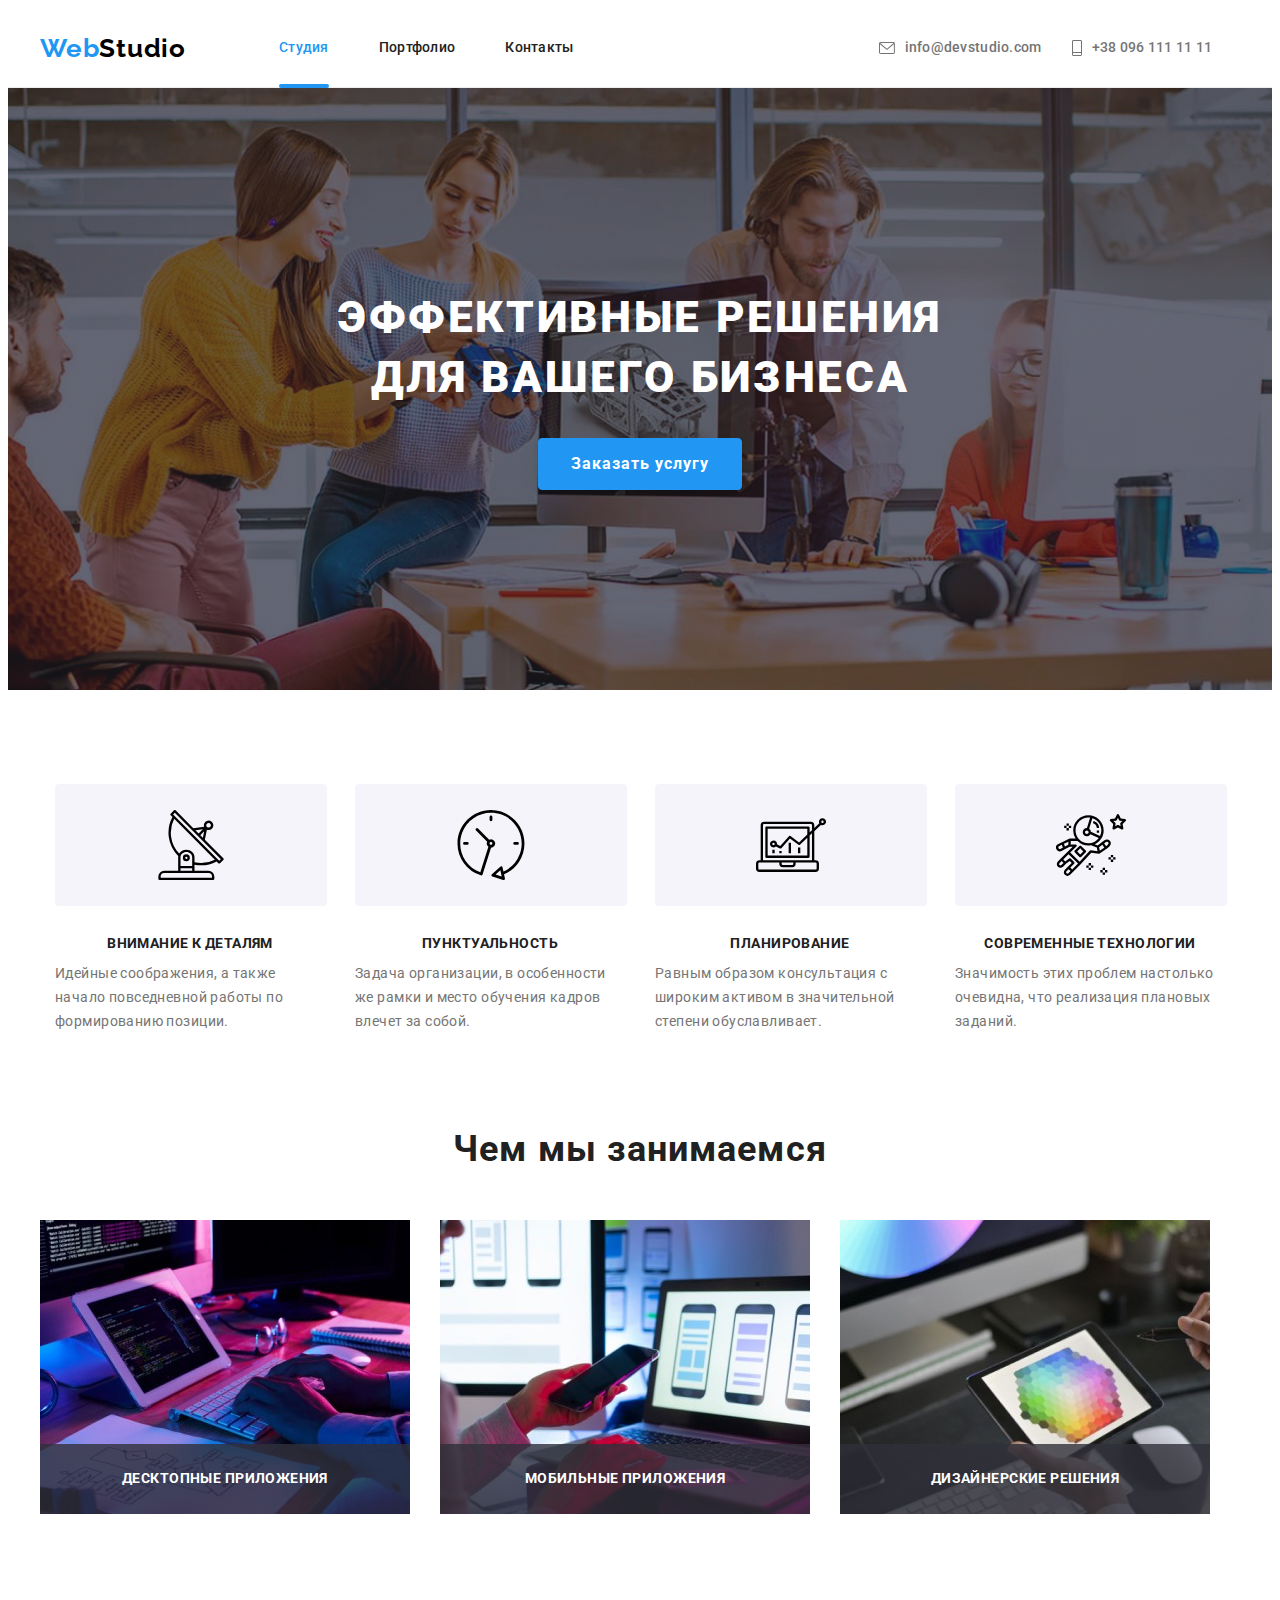
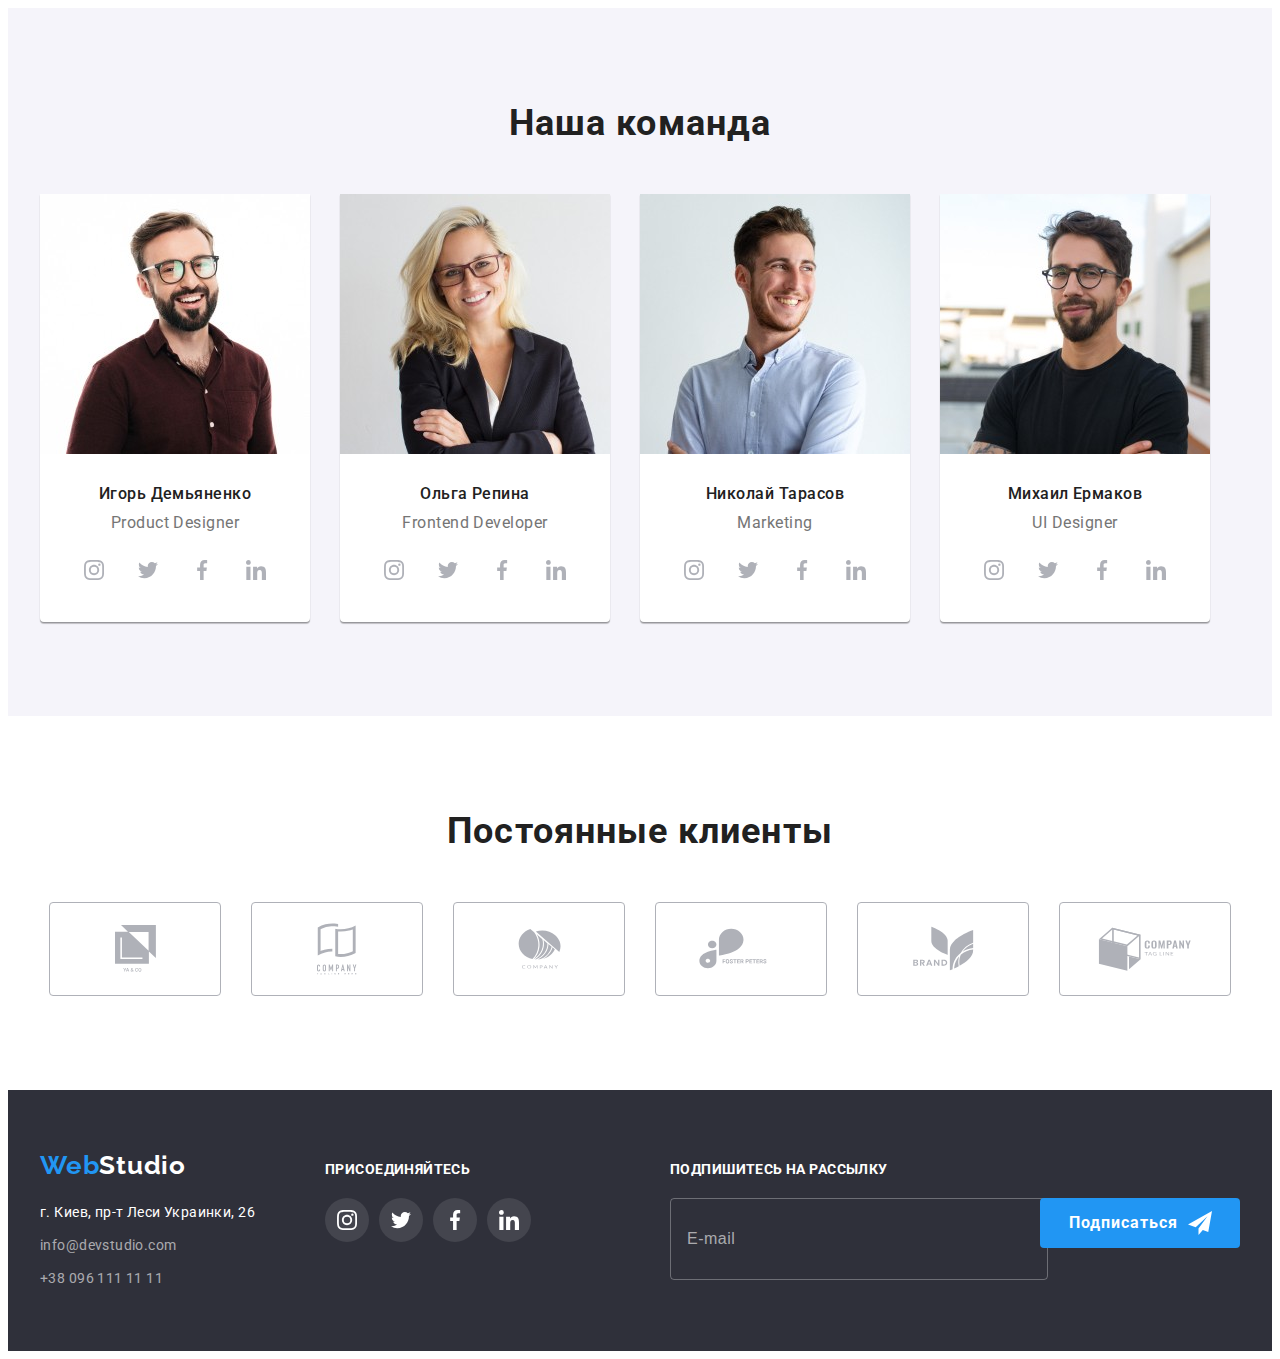
<file: index.html>
<!DOCTYPE html>
<html lang="ru">
	<head>
		<meta charset="UTF-8" />
		<meta http-equiv="X-UA-Compatible" content="IE=edge" />
		<meta name="viewport" content="width=device-width, initial-scale=1.0" />
		<title>Студия</title>

		<!--========== Fonts ========== -->
		<link rel="preconnect" href="https://fonts.googleapis.com" />
		<link rel="preconnect" href="https://fonts.gstatic.com" crossorigin />
		<link
			href="https://fonts.googleapis.com/css2?family=Raleway:wght@700&family=Roboto:wght@400;500;700;900&display=swap"
			rel="stylesheet"
		/>

		<!--========== Normalize styles ========== -->
		<link
			rel="stylesheet"
			href="https://cdnjs.cloudflare.com/ajax/libs/modern-normalize/1.1.0/modern-normalize.min.css"
			integrity="sha512-wpPYUAdjBVSE4KJnH1VR1HeZfpl1ub8YT/NKx4PuQ5NmX2tKuGu6U/JRp5y+Y8XG2tV+wKQpNHVUX03MfMFn9Q=="
			crossorigin="anonymous"
			referrerpolicy="no-referrer"
		/>

		<!--========== Main styles ========== -->
		<link rel="stylesheet" href="./css/main.min.css" />
		<!-- <link rel="stylesheet" href="./css/styles.css" /> -->
	</head>
	<body>
		<!-- Раздел хедер  -->
		<header class="header">
			<div class="container flex ">
				<a class="logo logo-first mobile__logo" href="./index.html">
					<span></span>Web<span class="logo-second">Studio</span></span>
				</a>
				
				<!-- ======= Mobile btn  -->
				<button class="mobile-menu__btn" type="button" data-menu-button>
					<svg class="mobile-menu__icon" width="24" height="16">
						<use class="mobile-menu__open" href="./images/icons.svg#icon-mobile_menu"></use>
						<use class="mobile-menu__close" href="./images/icons.svg#icon-mobile_close"></use>
					</svg>
				</button>
				<!-- End Mobile btn =======  -->

				<!-- ======= Mobile menu  -->
				<div class="mobile-menu" data-menu>
					<ul class="mobile-menu__nav-list list">
						<li class="mobile-menu__nav-item">
							<a href="./index.html" class="mobile-menu__nav-link list current-link">Студия</a>
						</li>
						<li class="mobile-menu__nav-item">
							<a href="./portfolio.html" class="mobile-menu__nav-link list">Портфолио</a>
						</li>
						<li class="mobile-menu__nav-item">
							<a href="" class="mobile-menu__nav-link list">Контакты</a>
						</li>
					</ul>
				
					<ul class="mobile-menu__contact-list list">
						<li class="mobile-menu__contact-item">
							<a href="" class="mobile-menu__contact-link--blue list">+38 096 111 11 11</a>
						</li>
						<li class="mobile-menu__contact-item">
							<a href="" class="mobile-menu__contact-link list">info@devstudio.com</a>
						</li>
					</ul>
				
					<ul class="mobile-menu__social-list list">
						<li class="mobile-menu__social-item">
							<a href="" class="mobile-menu__social-link list">Instagram</a></li>
						<li class="mobile-menu__social-item">
							<a href="" class="mobile-menu__social-link list">Twitter</a></li>
						<li class="mobile-menu__social-item">
							<a href="" class="mobile-menu__social-link list">Facebook</a></li>
						<li class="mobile-menu__social-item">
							<a href="" class="mobile-menu__social-link list">LinkedIn</a></li>
					</ul>
				</div>
				<!-- End Mobile menu =======  -->

				<nav class="nav-header">
					<ul class="nav-flex">
						<li class="header-list list"><a class="nav-link selection current-link" href="./index.html">Студия</a></li>
						<li class="header-list list"><a class="nav-link selection" href="./portfolio.html">Портфолио</a></li>
						<li class="header-list list"><a class="nav-link selection" href="">Контакты</a></li>
					</ul>
				</nav>

				<div>
					<ul class="contact-flex">
						<li class="header-contact list">
							<a class="contact-link selection" href="mailto:info@devstudio.com"><svg class="icon icon-marg" width="16" height="12">
									<use href="./images/icons.svg#icon-envelope"></use>
								</svg>info@devstudio.com
							</a>
						</li>
						<li class="header-contact list">
							<a class="contact-link selection" href="tel:+380961111111"><svg class="icon icon-marg" width="10" height="16">
									<use href="./images/icons.svg#icon-mobile"></use>
								</svg>+38 096 111 11 11</a>
						</li>
					</ul>
				</div>
			</div>
			<div class="only-border"></div>
		</header>

		<!-- Раздел Мейн -->
		<main>
			<!-- Секция герой -->
			<section class="section-hero hero-bg">
				<h1 class="hero-title">Эффективные решения для вашего бизнеса</h1>
				<button class="btn" type="button" data-modal-open>Заказать услугу</button>
			</section>

			<!-- Модальное окно -->
			<div class="backdrop is-hidden" data-modal>
				<div class="modal">
					<button class="modal-close-btn" type="button" data-modal-close>
						<svg class="modal-close-svg" width="11" height="11">
							<use href="./images/icons.svg#icon-close-btn"></use>
						</svg>
					</button>

					<h2 class="title-form">Оставьте свои данные, мы вам перезвоним</h2>
					<form class="total-form" action="javascript:void(0);" method="POST">
						<label for="name" class="label-form">
							<span class="text-form">Имя</span>
						</label>
						<div class="container-item-form">
							<input type="text" name="name" id="name" class="input-form appearance-none" />
							<svg class="icon-form" width="12" height="12">
								<use href="./images/icons.svg#icon-form-name"></use>
							</svg>
						</div>

						<label for="telephone" class="label-form">
							<span class="text-form">Телефон</span>
						</label>
						<div class="container-item-form">
							<input type="tel" name="telephone" id="telephone" class="input-form appearance-none" />
							<svg class="icon-form" width="13" height="13">
								<use href="./images/icons.svg#icon-form-tel"></use>
							</svg>
						</div>

						<label for="emailto" class="label-form">
							<span class="text-form">Почта</span>
						</label>
						<div class="container-item-form">
							<input type="email" name="emailto" id="emailto" class="input-form appearance-none" />
							<svg class="icon-form" width="15" height="12">
								<use href="./images/icons.svg#icon-form-email"></use>
							</svg>
						</div>

						<label for="comments" class="label-form">
							<span class="text-form">Комментарий</span>
						</label>
						<textarea class="textarea-form" name="comments" id="comments" placeholder="Введите текст"></textarea>

						<label class="text-form-checkbox">
							<input type="checkbox" class="input-form-checkbox visually-hidden" />
							<span class="form-checkbox-custom">
								<svg class="form-checkbox-icon" width="11" height="8">
									<use href="./images/icons.svg#icon-form-checkbox"></use>
								</svg>
							</span>
							Соглашаюсь с рассылкой и принимаю
							<span class="text-form-blue">Условия договора</span>
						</label>

						<div class="btn-form-total">
							<button type="submit" class="btn-form">Отправить</button>
						</div>
					</form>
				</div>
			</div>

			<!-- Секция Особенности -->
			<section class="section">
				<div class="container">
					<h2 hidden>Особенности</h2>
					<ul class="peculiarities">
						<li class="peculiarities__list list">
							<a class="peculiarities__item" href="" target="_blank" rel="noopener noreferer">
								<svg class="peculiarities__icon" width="70" height="70">
									<use href="./images/icons.svg#icon-antenna-1"></use>
								</svg>
							</a>
							<h3 class="peculiarities__title">Внимание к деталям</h3>
							<p class="peculiarities__text">
								Идейные соображения, а также начало повседневной работы по формированию позиции.
							</p>
						</li>
						<li class="peculiarities__list list">
							<a class="peculiarities__item" href="" target="_blank" rel="noopener noreferer">
								<svg class="peculiarities__icon" width="70" height="70">
									<use href="./images/icons.svg#icon-clock-1"></use>
								</svg>
							</a>
							<h3 class="peculiarities__title">Пунктуальность</h3>
							<p class="peculiarities__text">
								Задача организации, в особенности же рамки и место обучения кадров влечет за собой.
							</p>
						</li>
						<li class="peculiarities__list list">
							<a class="peculiarities__item" href="" target="_blank" rel="noopener noreferer">
								<svg class="peculiarities__icon" width="70" height="70">
									<use href="./images/icons.svg#icon-diagram-1"></use>
								</svg>
							</a>
							<h3 class="peculiarities__title">Планирование</h3>
							<p class="peculiarities__text">
								Равным образом консультация с широким активом в значительной степени обуславливает.
							</p>
						</li>
						<li class="peculiarities__list list">
							<a class="peculiarities__item" href="" target="_blank" rel="noopener noreferer">
								<svg class="peculiarities__icon" width="70" height="70">
									<use href="./images/icons.svg#icon-astronaut-1"></use>
								</svg>
							</a>
							<h3 class="peculiarities__title">Современные технологии</h3>
							<p class="peculiarities__text">
								Значимость этих проблем настолько очевидна, что реализация плановых заданий.
							</p>
						</li>
					</ul>
				</div>
			</section>

			<!-- Секция Чем мы занимаемся -->
			<section class="section-work">
				<div class="container">
					<h2 class="section__title">Чем мы занимаемся</h2>
					<ul class="work">
						<li class="work__list list">
							<picture>								
								<source
									media="(min-width: 1200px)"
									srcset="./images/work/work-1-lg.jpg 1x, ./images/work/work-1-lg@2x.jpg 2x"
									type="image/jpg"
								/>
								<img src="./images/main/img1-sq.jpg" alt="Десктопные решения" width="370" height="294" />
							</picture>
							
							<div class="work__box">
								<p class="work__text">Десктопные приложения</p>
							</div>
						</li>
						<li class="work__list list">
							<picture>								
								<source
									media="(min-width: 1200px)"
									srcset="./images/work/work-2-lg.jpg 1x, ./images/work/work-2-lg@2x.jpg 2x"
									type="image/jpg"
								/>
								<img src="./images/main/img2-sq.jpg" alt="Мобильные приложения" width="370" height="294" />
							</picture>
							
							<div class="work__box">
								<p class="work__text">Мобильные приложения</p>
							</div>
						</li>
						<li class="work__list list">
							<picture>								
								<source
									media="(min-width: 1200px)"
									srcset="./images/work/work-3-lg.jpg 1x, ./images/work/work-3-lg@2x.jpg 2x"
									type="image/jpg"
								/>
								<img src="./images/main/img3-sq.jpg" alt="Приложения для планшетов" width="370" height="294" />
							</picture>
							
							<div class="work__box">
								<p class="work__text">Дизайнерские решения</p>
							</div>
						</li>
					</ul>
				</div>
			</section>

			<!-- Секция наша команда -->
			<section class="section section-bg">
				<div class="container">
					<h2 class="section__title">Наша команда</h2>
					<ul class="workers">
						<li class="Workers__list list">
							<picture>
								<!-- <source
									media="(min-width: 1200px)"
									srcset="./images/team/img-1_lg.webp 1x, ./images/team/img-1_lg@2x.webp 2x"
									type="image/webp"
								/> -->
								<source
									media="(min-width: 1200px)"
									srcset="./images/team-people/people-1-lg.jpg 1x, ./images/team-people/people-1-lg@2x.jpg 2x"
									type="image/jpg"
								/>

								<!-- tablet screen -->
								<!-- <source
									media="(min-width: 768px)"
									srcset="./images/team/img-1_md.webp 1x, ./images/team/img-1_md@2x.webp 2x"
									type="image/webp"
								/> -->
								<source
									media="(min-width: 768px)"
									srcset="./images/team-people/people-1-md.jpg 1x, ./images/team-people/people-1-md@2x.jpg 2x"
									type="image/jpg"
								/>

								<!-- mobile screen -->
								<!-- <source
									media="(max-width: 767px)"
									srcset="./images/team/img-1_sm.webp 1x, ./images/team/img-1_sm@2x.webp 2x"
									type="image/webp"
								/> -->
								<source
									media="(max-width: 767px)"
									srcset="./images/team-people/people-1-sm.jpg 1x, ./images/team-people/people-1-sm@2x.jpg 2x"
									type="image/jpg"
								/>
								<img src="./images/main/people1-sq.jpg" alt="Игорь Демьяненко" width="450" height="460"/>
							</picture>
							
							<h3 class="workers__name">Игорь Демьяненко</h3>
							<p class="workers__position" lang="en">Product Designer</p>
							<ul class="social-link">
								<li class="social-link__list list">
									<a class="social-link__item" href="" target="_blank" rel="noopener noreferrer" aria-label="instagram">
										<svg class="social-link__icon icon" width="20" height="20">
											<use href="./images/icons.svg#icon-instagram-2"></use>
										</svg>
									</a>
								</li>
								<li class="social-link__list list">
									<a class="social-link__item" href="" target="_blank" rel="noopener noreferer">
										<svg class="social-link__icon icon" width="20" height="20">
											<use href="./images/icons.svg#icon-twitter-1"></use>
										</svg>
									</a>
								</li>
								<li class="social-link__list list">
									<a class="social-link__item" href="" target="_blank" rel="noopener noreferer">
										<svg class="social-link__icon icon" width="20" height="20">
											<use href="./images/icons.svg#icon-facebook-1"></use>
										</svg>
									</a>
								</li>
								<li class="social-link__list list">
									<a class="social-link__item" href="" target="_blank" rel="noopener noreferer">
										<svg class="social-link__icon icon" width="20" height="20">
											<use href="./images/icons.svg#icon-linkedin-1"></use>
										</svg>
									</a>
								</li>
							</ul>
						</li>
						<li class="Workers__list list">
							<picture>								
								<source
									media="(min-width: 1200px)"
									srcset="./images/team-people/people-2-lg.jpg 1x, ./images/team-people/people-2-lg@2x.jpg 2x"
									type="image/jpg"
								/>

								<!-- tablet screen -->								
								<source
									media="(min-width: 768px)"
									srcset="./images/team-people/people-2-md.jpg 1x, ./images/team-people/people-2-md@2x.jpg 2x"
									type="image/jpg"
								/>

								<!-- mobile screen -->
								<source
									media="(max-width: 767px)"
									srcset="./images/team-people/people-2-sm.jpg 1x, ./images/team-people/people-2-sm@2x.jpg 2x"
									type="image/jpg"
								/>
								<img src="./images/main/people2-sq.jpg" alt="Ольга Репина" width="450" height="460"/>
							</picture>
							
							<h3 class="workers__name">Ольга Репина</h3>
							<p class="workers__position" lang="en">Frontend Developer</p>
							<ul class="social-link">
								<li class="social-link__list list">
									<a class="social-link__item" href="" target="_blank" rel="noopener noreferrer" aria-label="instagram">
										<svg class="social-link__icon icon" width="20" height="20">
											<use href="./images/icons.svg#icon-instagram-2"></use>
										</svg>
									</a>
								</li>
								<li class="social-link__list list">
									<a class="social-link__item" href="" target="_blank" rel="noopener noreferer">
										<svg class="social-link__icon icon" width="20" height="20">
											<use href="./images/icons.svg#icon-twitter-1"></use>
										</svg>
									</a>
								</li>
								<li class="social-link__list list">
									<a class="social-link__item" href="" target="_blank" rel="noopener noreferer">
										<svg class="social-link__icon icon" width="20" height="20">
											<use href="./images/icons.svg#icon-facebook-1"></use>
										</svg>
									</a>
								</li>
								<li class="social-link__list list">
									<a class="social-link__item" href="" target="_blank" rel="noopener noreferer">
										<svg class="social-link__icon icon" width="20" height="20">
											<use href="./images/icons.svg#icon-linkedin-1"></use>
										</svg>
									</a>
								</li>
							</ul>
						</li>
						<li class="Workers__list list">
							<picture>								
								<source
									media="(min-width: 1200px)"
									srcset="./images/team-people/people-3-lg.jpg 1x, ./images/team-people/people-3-lg@2x.jpg 2x"
									type="image/jpg"
								/>

								<!-- tablet screen -->								
								<source
									media="(min-width: 768px)"
									srcset="./images/team-people/people-3-md.jpg 1x, ./images/team-people/people-3-md@2x.jpg 2x"
									type="image/jpg"
								/>

								<!-- mobile screen -->
								<source
									media="(max-width: 767px)"
									srcset="./images/team-people/people-3-sm.jpg 1x, ./images/team-people/people-3-sm@2x.jpg 2x"
									type="image/jpg"
								/>
								<img src="./images/main/people3-sq.jpg" alt="Николай Тарасов" width="450" height="460" />
							</picture>
							
							<h3 class="workers__name">Николай Тарасов</h3>
							<p class="workers__position" lang="en">Marketing</p>
							<ul class="social-link">
								<li class="social-link__list list">
									<a class="social-link__item" href="" target="_blank" rel="noopener noreferrer" aria-label="instagram">
										<svg class="social-link__icon icon" width="20" height="20">
											<use href="./images/icons.svg#icon-instagram-2"></use>
										</svg>
									</a>
								</li>
								<li class="social-link__list list">
									<a class="social-link__item" href="" target="_blank" rel="noopener noreferer">
										<svg class="social-link__icon icon" width="20" height="20">
											<use href="./images/icons.svg#icon-twitter-1"></use>
										</svg>
									</a>
								</li>
								<li class="social-link__list list">
									<a class="social-link__item" href="" target="_blank" rel="noopener noreferer">
										<svg class="social-link__icon icon" width="20" height="20">
											<use href="./images/icons.svg#icon-facebook-1"></use>
										</svg>
									</a>
								</li>
								<li class="social-link__list list">
									<a class="social-link__item" href="" target="_blank" rel="noopener noreferer">
										<svg class="social-link__icon icon" width="20" height="20">
											<use href="./images/icons.svg#icon-linkedin-1"></use>
										</svg>
									</a>
								</li>
							</ul>
						</li>
						<li class="Workers__list list">
							<picture>								
								<source
									media="(min-width: 1200px)"
									srcset="./images/team-people/people-4-lg.jpg 1x, ./images/team-people/people-4-lg@2x.jpg 2x"
									type="image/jpg"
								/>

								<!-- tablet screen -->								
								<source
									media="(min-width: 768px)"
									srcset="./images/team-people/people-4-md.jpg 1x, ./images/team-people/people-4-md@2x.jpg 2x"
									type="image/jpg"
								/>

								<!-- mobile screen -->
								<source
									media="(max-width: 767px)"
									srcset="./images/team-people/people-4-sm.jpg 1x, ./images/team-people/people-4-sm@2x.jpg 2x"
									type="image/jpg"
								/>
								<img src="./images/main/people4-sq.jpg" alt="Михаил Ермаков" width="450" height="460"/>
							</picture>
							
							<h3 class="workers__name">Михаил Ермаков</h3>
							<p class="workers__position" lang="en">UI Designer</p>
							<ul class="social-link">
								<li class="social-link__list list">
									<a class="social-link__item" href="" target="_blank" rel="noopener noreferrer" aria-label="instagram">
										<svg class="social-link__icon icon" width="20" height="20">
											<use href="./images/icons.svg#icon-instagram-2"></use>
										</svg>
									</a>
								</li>
								<li class="social-link__list list">
									<a class="social-link__item" href="" target="_blank" rel="noopener noreferer">
										<svg class="social-link__icon icon" width="20" height="20">
											<use href="./images/icons.svg#icon-twitter-1"></use>
										</svg>
									</a>
								</li>
								<li class="social-link__list list">
									<a class="social-link__item" href="" target="_blank" rel="noopener noreferer">
										<svg class="social-link__icon icon" width="20" height="20">
											<use href="./images/icons.svg#icon-facebook-1"></use>
										</svg>
									</a>
								</li>
								<li class="social-link__list list">
									<a class="social-link__item" href="" target="_blank" rel="noopener noreferer">
										<svg class="social-link__icon icon" width="20" height="20">
											<use href="./images/icons.svg#icon-linkedin-1"></use>
										</svg>
									</a>
								</li>
							</ul>
						</li>
					</ul>
				</div>
			</section>

			<!-- Секция постоянные клиенты -->
			<section class="section">
				<div class="container">
					<h2 class="section__title">Постоянные клиенты</h2>
					<ul class="clients">
						<li class="clients__list list">
							<a class="clients__item" href="" target="_blank" rel="noopener noreferrer" aria-label="instagram">
								<svg class="icon" width="41" height="47">
									<use href="./images/icons.svg#icon-yaco"></use>
								</svg>
							</a>
						</li>
						<li class="clients__list list">
							<a class="clients__item" href="" target="_blank" rel="noopener noreferer">
								<svg class="icon" width="40" height="52">
									<use href="./images/icons.svg#icon-company"></use>
								</svg>
							</a>
						</li>
						<li class="clients__list list">
							<a class="clients__item" href="" target="_blank" rel="noopener noreferer">
								<svg class="icon" width="43" height="41">
									<use href="./images/icons.svg#icon-company2"></use>
								</svg>
							</a>
						</li>
						<li class="clients__list list">
							<a class="clients__item" href="" target="_blank" rel="noopener noreferer">
								<svg class="icon" width="84" height="41">
									<use href="./images/icons.svg#icon-foster-peters"></use>
								</svg>
							</a>
						</li>
						<li class="clients__list list">
							<a class="clients__item" href="" target="_blank" rel="noopener noreferer">
								<svg class="icon" width="63" height="45">
									<use href="./images/icons.svg#icon-brand"></use>
								</svg>
							</a>
						</li>
						<li class="clients__list list">
							<a class="clients__item" href="" target="_blank" rel="noopener noreferer">
								<svg class="icon" width="94" height="44">
									<use href="./images/icons.svg#icon-tag-line"></use>
								</svg>
							</a>
						</li>
					</ul>
				</div>
			</section>
		</main>

		<!-- Секция футер -->
		<footer class="footer-bg section-footer">
			<div class="container container-footer ">
				<div class="container-footer1">
					<a class="logo-footer logo-first" href="./index.html">
					<span></span>Web<span class="logo-second-white">Studio</span></span>
					</a>
					<address class="footer-address">
					<a class="adress" href="https://goo.gl/maps/JaR8wPoVLPzRB4Zz6" target="_blank" rel="noopener noreferrer">
						г. Киев, пр-т Леси Украинки, 26
					</a>
					</address>
					<div>
						<ul class="footer-list">
							<li class="list">
								<a class="footer-contact-link selection" href="mailto:info@devstudio.com">info@devstudio.com</a>
							</li>
							<li class="list">
								<a class="footer-contact-link selection" href="tel:+380961111111">+38 096 111 11 11</a>
							</li>
						</ul>
					</div>
				</div>

		<!-- Секция футер-2 -->
				<div class="container-footer2">
					<p class="footer-title">присоединяйтесь</p>
					<ul class="social-link">
						<li class="social-link__list list-footer list">
							<a class="item-footer" href="" target="_blank" rel="noopener noreferrer" aria-label="instagram">
								<svg class="icon-footer" width="20" height="20">
									<use href="./images/icons.svg#icon-instagram-2"></use>
								</svg>
							</a>
						</li>
						<li class="social-link__list list-footer list">
							<a class="item-footer" href="" target="_blank" rel="noopener noreferer">
								<svg class="icon-footer" width="20" height="20">
									<use href="./images/icons.svg#icon-twitter-1"></use>
								</svg>
							</a>
						</li>
						<li class="social-link__list list-footer list">
							<a class="item-footer" href="" target="_blank" rel="noopener noreferer">
								<svg class="icon-footer" width="20" height="20">
									<use href="./images/icons.svg#icon-facebook-1"></use>
								</svg>
							</a>
						</li>
						<li class="social-link__list list-footer list">
							<a class="item-footer" href="" target="_blank" rel="noopener noreferer">
								<svg class="icon-footer" width="20" height="20">
									<use href="./images/icons.svg#icon-linkedin-1"></use>
								</svg>
							</a>
						</li>
					</ul>
				</div>

		<!-- Секция футер-3 -->
				<div class="container-footer3">
					<p class="footer-title">Подпишитесь на рассылку</p>
					<form class="container-footer-form" action="javascript:void(0);" method="POST">
						<label class="footer-label-form">
							<input type="text" class="footer-form" placeholder="E-mail">
						</label>
						
						<button class="footer-btn-form" type="submit">
							Подписаться
							<svg class="icon-footer-telegram" width="24" height="24">
								<use href="./images/icons.svg#icon-form-footer-btn"></use>
							</svg>
					</button>
					</form>
				</div>
			</div>
		</footer>
		<script src="./js/modal.js"></script>
		<script src="./js/menu.js"></script>
	</body>
</html>
</file>
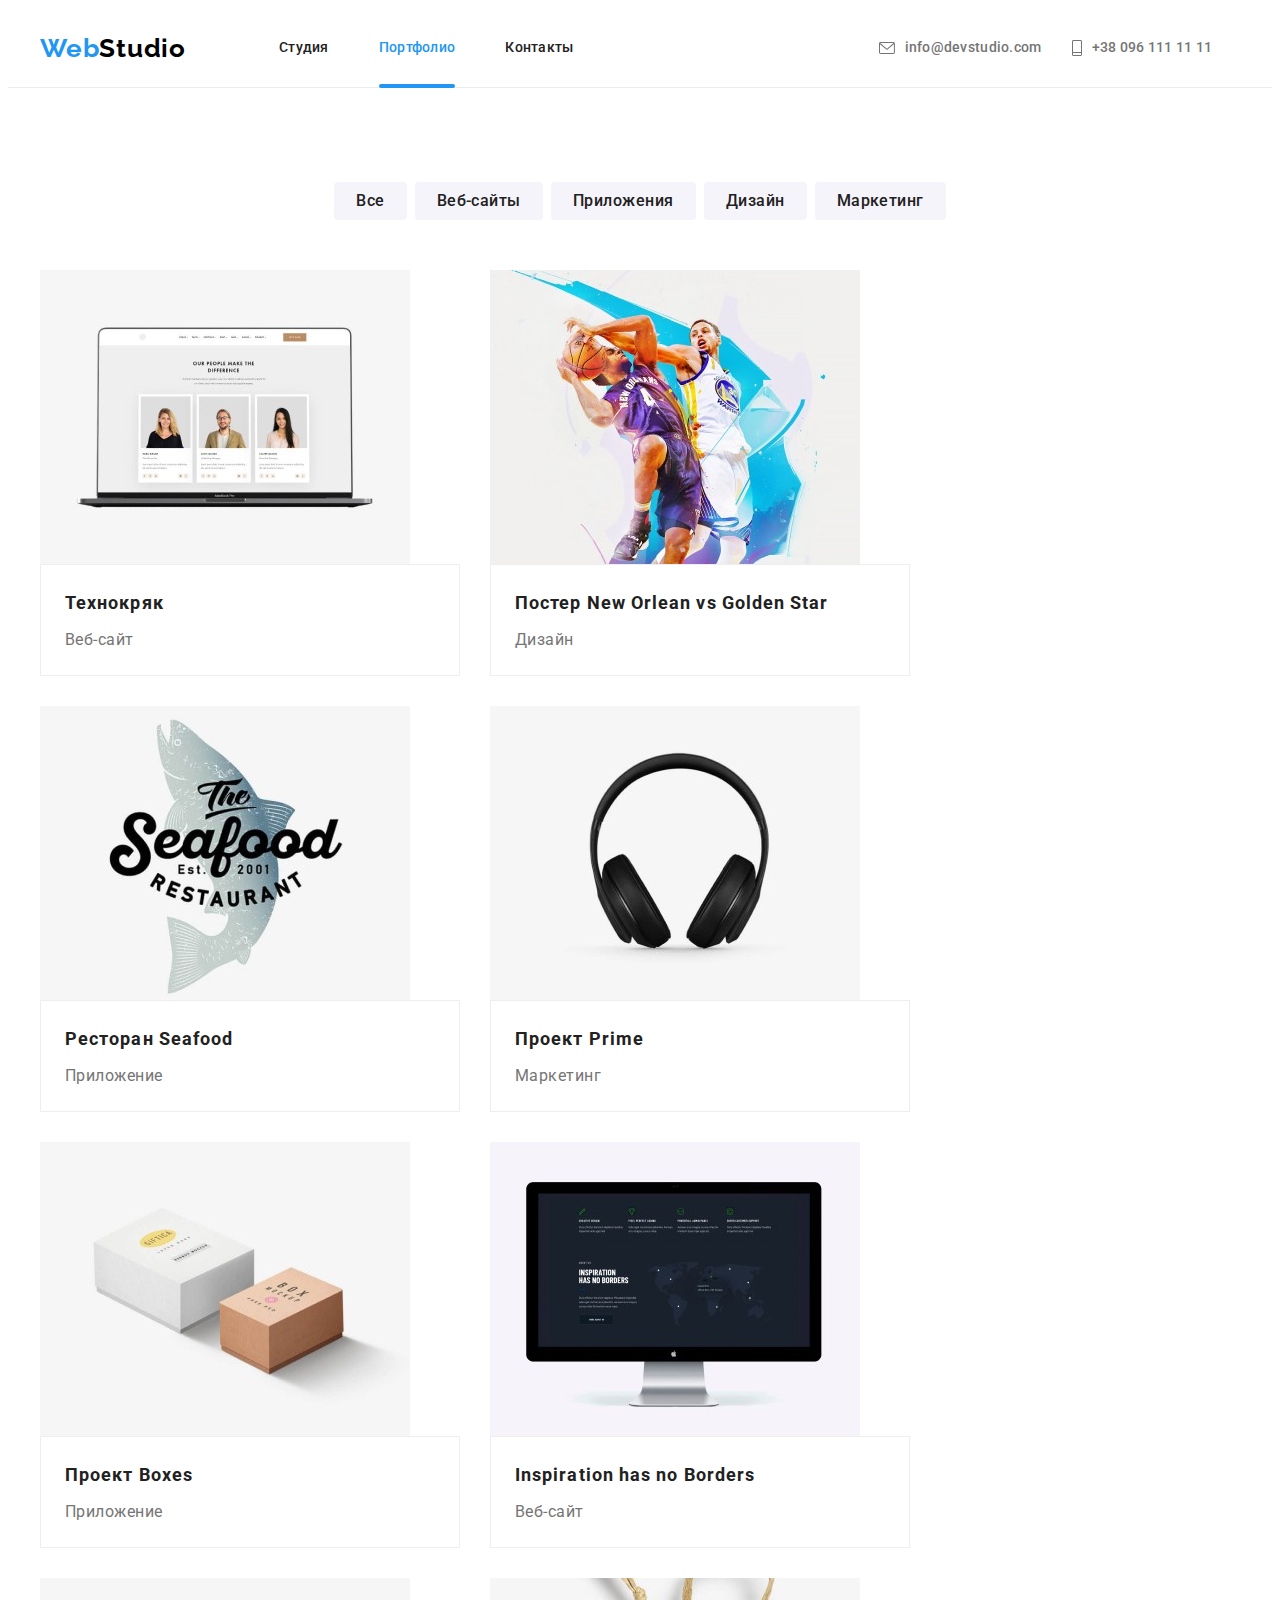
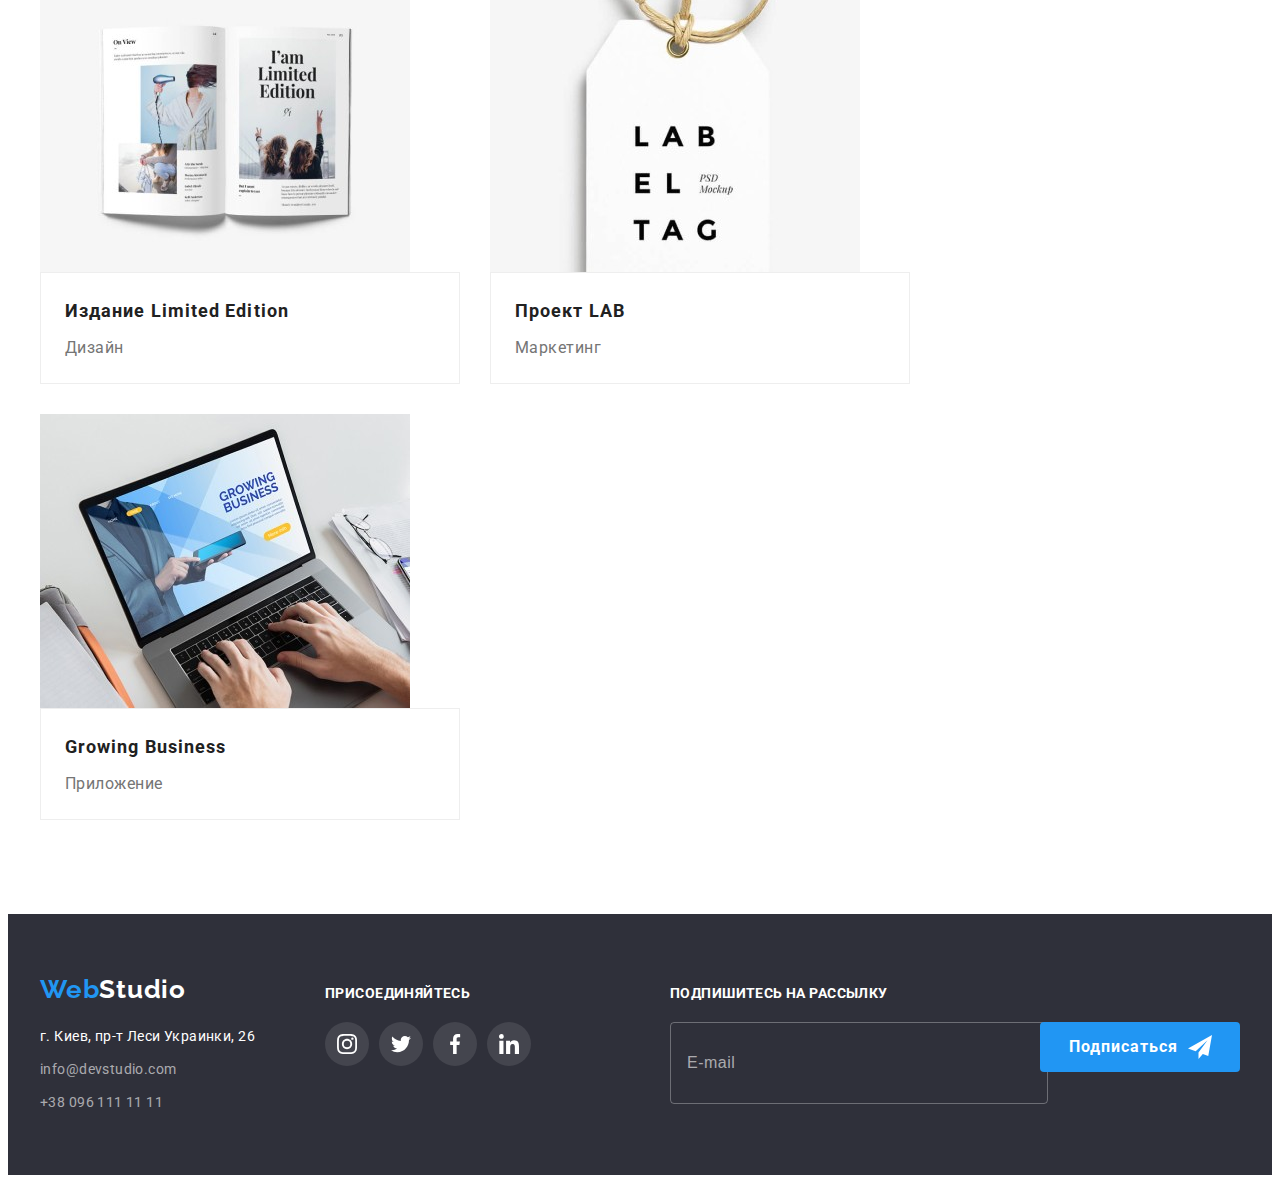
<file: portfolio.html>
<!DOCTYPE html>
<html lang="ru">
	<head>
		<meta charset="UTF-8" />
		<meta http-equiv="X-UA-Compatible" content="IE=edge" />
		<meta name="viewport" content="width=device-width, initial-scale=1.0" />
		<title>Студия</title>

		<!--========== Fonts ========== -->
		<link rel="preconnect" href="https://fonts.googleapis.com" />
		<link rel="preconnect" href="https://fonts.gstatic.com" crossorigin />
		<link
			href="https://fonts.googleapis.com/css2?family=Raleway:wght@700&family=Roboto:wght@400;500;700;900&display=swap"
			rel="stylesheet"
		/>

		<!--========== Normalize styles ========== -->
		<link 
			rel="stylesheet" 
			href="https://cdnjs.cloudflare.com/ajax/libs/modern-normalize/1.1.0/modern-normalize.min.css" 
			integrity="sha512-wpPYUAdjBVSE4KJnH1VR1HeZfpl1ub8YT/NKx4PuQ5NmX2tKuGu6U/JRp5y+Y8XG2tV+wKQpNHVUX03MfMFn9Q==" 
			crossorigin="anonymous" 
			referrerpolicy="no-referrer" 
		/>
				
		<!--========== Main styles ========== -->
		<link rel="stylesheet" href="./css/main.min.css" />
		<!-- <link rel="stylesheet" href="./css/styles.css" /> -->
		</head>
	<body>
		<!-- Раздел хедер -->
		<header class="header">
			<div class="container flex ">
				<a class="logo logo-first mobile__logo" href="./index.html">
					<span></span>Web<span class="logo-second">Studio</span></span>
				</a>
				
				<!-- ======= Mobile btn  -->
				<button class="mobile-menu__btn" type="button" data-menu-button>
					<svg class="mobile-menu__icon" width="24" height="16">
						<use class="mobile-menu__open" href="./images/icons.svg#icon-mobile_menu"></use>
						<use class="mobile-menu__close" href="./images/icons.svg#icon-mobile_close"></use>
					</svg>
				</button>
				<!-- End Mobile btn =======  -->

				<!-- ======= Mobile menu  -->
				<div class="mobile-menu" data-menu>
					<ul class="mobile-menu__nav-list list">
						<li class="mobile-menu__nav-item">
							<a href="./index.html" class="mobile-menu__nav-link list ">Студия</a>
						</li>
						<li class="mobile-menu__nav-item">
							<a href="./portfolio.html" class="mobile-menu__nav-link list current-link">Портфолио</a>
						</li>
						<li class="mobile-menu__nav-item">
							<a href="" class="mobile-menu__nav-link list">Контакты</a>
						</li>
					</ul>
				
					<ul class="mobile-menu__contact-list list">
						<li class="mobile-menu__contact-item">
							<a href="" class="mobile-menu__contact-link--blue list">+38 096 111 11 11</a>
						</li>
						<li class="mobile-menu__contact-item">
							<a href="" class="mobile-menu__contact-link list">info@devstudio.com</a>
						</li>
					</ul>
				
					<ul class="mobile-menu__social-list list">
						<li class="mobile-menu__social-item">
							<a href="" class="mobile-menu__social-link list">Instagram</a></li>
						<li class="mobile-menu__social-item">
							<a href="" class="mobile-menu__social-link list">Twitter</a></li>
						<li class="mobile-menu__social-item">
							<a href="" class="mobile-menu__social-link list">Facebook</a></li>
						<li class="mobile-menu__social-item">
							<a href="" class="mobile-menu__social-link list">LinkedIn</a></li>
					</ul>
				</div>
				<!-- End Mobile menu =======  -->

				<nav class="nav-header">
					<ul class="nav-flex">
						<li class="header-list list"><a class="nav-link selection" href="./index.html">Студия</a></li>
						<li class="header-list list"><a class="nav-link selection current-link" href="./portfolio.html">Портфолио</a></li>
						<li class="header-list list"><a class="nav-link selection" href="">Контакты</a></li>
					</ul>
				</nav>

				<div>
					<ul class="contact-flex">
						<li class="header-contact list">
							<a class="contact-link selection" href="mailto:info@devstudio.com"><svg class="icon icon-marg" width="16" height="12">
									<use href="./images/icons.svg#icon-envelope"></use>
								</svg>info@devstudio.com
								
							</a>
						</li>
						<li class="header-contact list">
							<a class="contact-link selection" href="tel:+380961111111"><svg class="icon icon-marg" width="10" height="16">
									<use href="./images/icons.svg#icon-mobile"></use>
								</svg>+38 096 111 11 11</a>
						</li>
					</ul>
				</div>
			</div>
			<div class="only-border"></div>
		</header>


		<!-- Раздел Мейн -->
		<main>
			<!-- Секция Фильтр -->
			<section class="section">
				<h1 hidden>Фильтр примеров работ</h1>
				<ul class="container container-filter">
					<li class="list"><button class="btn-filter" type="button">Все</button></li>
					<li class="list"><button class="btn-filter" type="button">Веб-сайты</button></li>
					<li class="list"><button class="btn-filter" type="button">Приложения</button></li>
					<li class="list"><button class="btn-filter btn-filter--marg" type="button">Дизайн</button></li>
					<li class="list"><button class="btn-filter btn-filter--marg" type="button">Маркетинг</button></li>
				</ul>
				<!-- Portfolio -->
				<ul class="container container-portfolio">
					<li  class="list">
						<div class="portfolio-overlay">
							<picture>								
								<source
									media="(min-width: 1200px)"
									srcset="./images/portfolio/portfolio-1-lg.jpg 1x, ./images/portfolio/portfolio-1-lg@2x.jpg 2x"
									type="image/jpg"
								/>

								<!-- tablet screen -->								
								<source
									media="(min-width: 768px)"
									srcset="./images/portfolio/portfolio-1-md.jpg 1x, ./images/portfolio/portfolio-1-md@2x.jpg 2x"
									type="image/jpg"
								/>

								<!-- mobile screen -->
								<source
									media="(max-width: 767px)"
									srcset="./images/portfolio/portfolio-1-sm.jpg 1x, ./images/portfolio/portfolio-1-sm@2x.jpg 2x"
									type="image/jpg"
								/>
								<img class="portfolio__img" src="./images/portfolio/project-1-sq.jpg" alt="Пример работы: Технокряк" width="450" height="294" />
							</picture>
							
							<p class="portfolio-text">Ресурс предлагает комплексные предложения с разным уровнем функционала и сервисов. Все это позволит посетителю получить исчерпывающие сведения о компании или частном лице.
							</p>
						</div>
						<div class="portfolio-titles">
							<h3 class="title-portfolio">Технокряк</h3>
							<p class="name-portfolio">Веб-сайт</p>
						</div>
					</li>
					<li  class="list">
						<div class="portfolio-overlay">
							<picture>								
								<source
									media="(min-width: 1200px)"
									srcset="./images/portfolio/portfolio-2-lg.jpg 1x, ./images/portfolio/portfolio-2-lg@2x.jpg 2x"
									type="image/jpg"
								/>

								<!-- tablet screen -->								
								<source
									media="(min-width: 768px)"
									srcset="./images/portfolio/portfolio-2-md.jpg 1x, ./images/portfolio/portfolio-2-md@2x.jpg 2x"
									type="image/jpg"
								/>

								<!-- mobile screen -->
								<source
									media="(max-width: 767px)"
									srcset="./images/portfolio/portfolio-2-sm.jpg 1x, ./images/portfolio/portfolio-2-sm@2x.jpg 2x"
									type="image/jpg"
								/>
								<img		
									class="portfolio__img" 
									src="./images/portfolio/project-2-sq.jpg"
									alt="Пример работы: Постер New Orlean vs Golden Star"
									width="450"
									height="294"
								/>
							</picture>
							
							<p class="portfolio-text">Ресурс предлагает комплексные предложения с разным уровнем функционала и сервисов. Все это позволит посетителю получить исчерпывающие сведения о компании или частном лице.
							</p>
						</div>
						
						<div class="portfolio-titles">
							<h3 class="title-portfolio">Постер New Orlean vs Golden Star</h3>
							<p class="name-portfolio">Дизайн</p>	
						</div>
					</li>
					<li  class="list">
						<div class="portfolio-overlay">
							<picture>								
								<source
									media="(min-width: 1200px)"
									srcset="./images/portfolio/portfolio-3-lg.jpg 1x, ./images/portfolio/portfolio-3-lg@2x.jpg 2x"
									type="image/jpg"
								/>

								<!-- tablet screen -->								
								<source
									media="(min-width: 768px)"
									srcset="./images/portfolio/portfolio-3-md.jpg 1x, ./images/portfolio/portfolio-3-md@2x.jpg 2x"
									type="image/jpg"
								/>

								<!-- mobile screen -->
								<source
									media="(max-width: 767px)"
									srcset="./images/portfolio/portfolio-3-sm.jpg 1x, ./images/portfolio/portfolio-3-sm@2x.jpg 2x"
									type="image/jpg"
								/>
								<img
									class="portfolio__img" 
									src="./images/portfolio/project-3-sq.jpg"
									alt="Пример работы: Ресторан Seafood"
									width="450"
									height="294"
								/>
							</picture>
							
							<p class="portfolio-text">Ресурс предлагает комплексные предложения с разным уровнем функционала и сервисов. Все это позволит посетителю получить исчерпывающие сведения о компании или частном лице.
							</p>
						</div>
						<div class="portfolio-titles">
							<h3 class="title-portfolio">Ресторан Seafood</h3>
							<p class="name-portfolio">Приложение</p>
						</div>
					</li>
					<li  class="list">
						<div class="portfolio-overlay">
							<picture>								
								<source
									media="(min-width: 1200px)"
									srcset="./images/portfolio/portfolio-4-lg.jpg 1x, ./images/portfolio/portfolio-4-lg@2x.jpg 2x"
									type="image/jpg"
								/>

								<!-- tablet screen -->								
								<source
									media="(min-width: 768px)"
									srcset="./images/portfolio/portfolio-4-md.jpg 1x, ./images/portfolio/portfolio-4-md@2x.jpg 2x"
									type="image/jpg"
								/>

								<!-- mobile screen -->
								<source
									media="(max-width: 767px)"
									srcset="./images/portfolio/portfolio-4-sm.jpg 1x, ./images/portfolio/portfolio-4-sm@2x.jpg 2x"
									type="image/jpg"
								/>
								<img class="portfolio__img" src="./images/portfolio/project-4-sq.jpg" alt="Пример работы: Проект Prime" width="450" height="294" />
							</picture>
							
							<p class="portfolio-text">Ресурс предлагает комплексные предложения с разным уровнем функционала и сервисов. Все это позволит посетителю получить исчерпывающие сведения о компании или частном лице.
							</p>
						</div>
						<div class="portfolio-titles">
							<h3 class="title-portfolio">Проект Prime</h3>
							<p class="name-portfolio">Маркетинг</p>
						</div>
					</li>
					<li  class="list">
						<div class="portfolio-overlay">
							<picture>								
								<source
									media="(min-width: 1200px)"
									srcset="./images/portfolio/portfolio-5-lg.jpg 1x, ./images/portfolio/portfolio-5-lg@2x.jpg 2x"
									type="image/jpg"
								/>

								<!-- tablet screen -->								
								<source
									media="(min-width: 768px)"
									srcset="./images/portfolio/portfolio-5-md.jpg 1x, ./images/portfolio/portfolio-5-md@2x.jpg 2x"
									type="image/jpg"
								/>

								<!-- mobile screen -->
								<source
									media="(max-width: 767px)"
									srcset="./images/portfolio/portfolio-5-sm.jpg 1x, ./images/portfolio/portfolio-5-sm@2x.jpg 2x"
									type="image/jpg"
								/>
								<img class="portfolio__img" src="./images/portfolio/project-5-sq.jpg" alt="Пример работы: Проект Boxes" width="450" height="294" />
							</picture>
							
							<p class="portfolio-text">Ресурс предлагает комплексные предложения с разным уровнем функционала и сервисов. Все это позволит посетителю получить исчерпывающие сведения о компании или частном лице.
							</p>
						</div>
						
						<div class="portfolio-titles">
							<h3 class="title-portfolio">Проект Boxes</h3>
							<p class="name-portfolio">Приложение</p>
						</div>
					</li>
					<li  class="list">
						<div class="portfolio-overlay">
							<picture>								
								<source
									media="(min-width: 1200px)"
									srcset="./images/portfolio/portfolio-6-lg.jpg 1x, ./images/portfolio/portfolio-6-lg@2x.jpg 2x"
									type="image/jpg"
								/>

								<!-- tablet screen -->								
								<source
									media="(min-width: 768px)"
									srcset="./images/portfolio/portfolio-6-md.jpg 1x, ./images/portfolio/portfolio-6-md@2x.jpg 2x"
									type="image/jpg"
								/>

								<!-- mobile screen -->
								<source
									media="(max-width: 767px)"
									srcset="./images/portfolio/portfolio-6-sm.jpg 1x, ./images/portfolio/portfolio-6-sm@2x.jpg 2x"
									type="image/jpg"
								/>
								<img
									class="portfolio__img" 
									src="./images/portfolio/project-6-sq.jpg"
									alt="Пример работы: Inspiration has no Borders"
									width="450"
									height="294"
								/>
							</picture>
							
							<p class="portfolio-text">Ресурс предлагает комплексные предложения с разным уровнем функционала и сервисов. Все это позволит посетителю получить исчерпывающие сведения о компании или частном лице.
							</p>
						</div>
						
						<div class="portfolio-titles">
							<h3 class="title-portfolio" lang="en">Inspiration has no Borders</h3>
							<p class="name-portfolio">Веб-сайт</p>
						</div>
					</li>
					<li  class="list">
						<div class="portfolio-overlay">
							<picture>								
								<source
									media="(min-width: 1200px)"
									srcset="./images/portfolio/portfolio-7-lg.jpg 1x, ./images/portfolio/portfolio-7-lg@2x.jpg 2x"
									type="image/jpg"
								/>

								<!-- tablet screen -->								
								<source
									media="(min-width: 768px)"
									srcset="./images/portfolio/portfolio-7-md.jpg 1x, ./images/portfolio/portfolio-7-md@2x.jpg 2x"
									type="image/jpg"
								/>

								<!-- mobile screen -->
								<source
									media="(max-width: 767px)"
									srcset="./images/portfolio/portfolio-7-sm.jpg 1x, ./images/portfolio/portfolio-7-sm@2x.jpg 2x"
									type="image/jpg"
								/>
								<img
									class="portfolio__img" 
									src="./images/portfolio/project-7-sq.jpg"
									alt="Пример работы: Издание Limited Edition"
									width="450"
									height="294"
								/>
							</picture>
							
							<p class="portfolio-text">Ресурс предлагает комплексные предложения с разным уровнем функционала и сервисов. Все это позволит посетителю получить исчерпывающие сведения о компании или частном лице.
							</p>
						</div>
						<div class="portfolio-titles">
							<h3 class="title-portfolio">Издание Limited Edition</h3>
							<p class="name-portfolio">Дизайн</p>
						</div>
					</li>
					<li  class="list">
						<div class="portfolio-overlay">
							<picture>								
								<source
									media="(min-width: 1200px)"
									srcset="./images/portfolio/portfolio-8-lg.jpg 1x, ./images/portfolio/portfolio-8-lg@2x.jpg 2x"
									type="image/jpg"
								/>

								<!-- tablet screen -->								
								<source
									media="(min-width: 768px)"
									srcset="./images/portfolio/portfolio-8-md.jpg 1x, ./images/portfolio/portfolio-8-md@2x.jpg 2x"
									type="image/jpg"
								/>

								<!-- mobile screen -->
								<source
									media="(max-width: 767px)"
									srcset="./images/portfolio/portfolio-8-sm.jpg 1x, ./images/portfolio/portfolio-8-sm@2x.jpg 2x"
									type="image/jpg"
								/>
								<img class="portfolio__img" src="./images/portfolio/project-8-sq.jpg" alt="Пример работы: Проект LAB" width="450" height="294" />
							</picture>
							
							<p class="portfolio-text">Ресурс предлагает комплексные предложения с разным уровнем функционала и сервисов. Все это позволит посетителю получить исчерпывающие сведения о компании или частном лице.
							</p>
						</div>
						<div class="portfolio-titles">
							<h3 class="title-portfolio">Проект LAB</h3>
							<p class="name-portfolio">Маркетинг</p>
						</div>
					</li>
					<li  class="list">
						<div class="portfolio-overlay">
							<picture>								
								<source
									media="(min-width: 1200px)"
									srcset="./images/portfolio/portfolio-9-lg.jpg 1x, ./images/portfolio/portfolio-9-lg@2x.jpg 2x"
									type="image/jpg"
								/>

								<!-- tablet screen -->								
								<source
									media="(min-width: 768px)"
									srcset="./images/portfolio/portfolio-9-md.jpg 1x, ./images/portfolio/portfolio-9-md@2x.jpg 2x"
									type="image/jpg"
								/>

								<!-- mobile screen -->
								<source
									media="(max-width: 767px)"
									srcset="./images/portfolio/portfolio-9-sm.jpg 1x, ./images/portfolio/portfolio-9-sm@2x.jpg 2x"
									type="image/jpg"
								/>
								<img
									class="portfolio__img" 
									src="./images/portfolio/project-9-sq.jpg"
									alt="Пример работы: Growing Business"
									width="450"
									height="294"
								/>
							</picture>
							
							<p class="portfolio-text">Ресурс предлагает комплексные предложения с разным уровнем функционала и сервисов. Все это позволит посетителю получить исчерпывающие сведения о компании или частном лице.
							</p>
						</div>
						
						<div class="portfolio-titles">
							<h3 class="title-portfolio" lang="en">Growing Business</h3>
							<p class="name-portfolio">Приложение</p>
						</div>
					</li>
				</ul>
			</section>
		</main>

		<!-- Раздел футер -->
		<footer class="footer-bg section-footer">
			<div class="container container-footer">
				<div class="container-footer1">
					<a class="logo-footer logo-first" href="./index.html">
					<span></span>Web<span class="logo-second-white">Studio</span></span>
					</a>
					<address class="footer-address">
					<a class="adress" href="https://goo.gl/maps/JaR8wPoVLPzRB4Zz6" target="_blank" rel="noopener noreferrer">
						г. Киев, пр-т Леси Украинки, 26
					</a>
					</address>
					<div>
						<ul class="footer-list">
							<li class="list">
								<a class="footer-contact-link selection" href="mailto:info@devstudio.com">info@devstudio.com</a>
							</li>
							<li class="list">
								<a class="footer-contact-link selection" href="tel:+380961111111">+38 096 111 11 11</a>
							</li>
						</ul>
					</div>
				</div>
		<!-- Секция футер-2 -->
				<div class="container-footer2 ">
					<p class="footer-title">присоединяйтесь</p>
					<ul class="social-link">
						<li class="social-link__list list-footer list">
							<a class="item-footer" href="" target="_blank" rel="noopener noreferrer" aria-label="instagram">
								<svg class="icon-footer" width="20" height="20">
									<use href="./images/icons.svg#icon-instagram-2"></use>
								</svg>
							</a>
						</li>
						<li class="social-link__list list-footer list">
							<a class="item-footer" href="" target="_blank" rel="noopener noreferer">
								<svg class="icon-footer" width="20" height="20">
									<use href="./images/icons.svg#icon-twitter-1"></use>
								</svg>
							</a>
						</li>
						<li class="social-link__list list-footer list">
							<a class="item-footer" href="" target="_blank" rel="noopener noreferer">
								<svg class="icon-footer" width="20" height="20">
									<use href="./images/icons.svg#icon-facebook-1"></use>
								</svg>
							</a>
						</li>
						<li class="social-link__list list-footer list">
							<a class="item-footer" href="" target="_blank" rel="noopener noreferer">
								<svg class="icon-footer" width="20" height="20">
									<use href="./images/icons.svg#icon-linkedin-1"></use>
								</svg>
							</a>
						</li>
					</ul>
				</div>
		<!-- Секция футер-3 -->
				<div class="container-footer3">
					<p class="footer-title">Подпишитесь на рассылку</p>
					<form class="container-footer-form" action="javascript:void(0);" method="POST">
						<label class="footer-label-form">
							<input type="text" class="footer-form" placeholder="E-mail">
						</label>
						
						<button class="footer-btn-form" type="submit">
							Подписаться
							<svg class="icon-footer-telegram" width="24" height="24">
								<use href="./images/icons.svg#icon-form-footer-btn"></use>
							</svg>
					</button>
					</form>
				</div>
			</div>
		</footer>
		<script src="./js/modal.js"></script>
		<script src="./js/menu.js"></script>
	</body>
</html>
</file>
<file: css/main.min.css>
:root{--dominant-font: "Roboto";--secondary-font: "Raleway";--dominant-color: #757575;--secondary-color: #212121;--accent-color: #2196f3;--main-transition: 250ms cubic-bezier(0.4, 0, 0.2, 1)}.visually-hidden{position:absolute;white-space:nowrap;width:1px;height:1px;overflow:hidden;border:0;padding:0;clip:rect(0 0 0 0);-webkit-clip-path:inset(50%);clip-path:inset(50%);margin:-1px}h1,h2,h3,h4,h5,h6,p,ul{margin:0;padding:0}img{display:block;max-width:100%;height:auto}.list{list-style-type:none;margin:0;padding:0;text-decoration:none}.flex{display:-webkit-box;display:-ms-flexbox;display:flex;-webkit-box-align:center;-ms-flex-align:center;align-items:center}body{font-family:var(--dominant-font),sans-serif;font-size:14px}.btn{display:inline-block;border-radius:4px;border:1px solid var(--accent-color);padding:10px 32px;min-width:200px;-webkit-box-shadow:0 4px 4px rgba(0,0,0,.15);box-shadow:0 4px 4px rgba(0,0,0,.15);font-family:inherit;font-weight:700;font-size:16px;line-height:1.88;letter-spacing:.06em;color:#fff;background:var(--accent-color)}.btn:hover,.btn:focus{cursor:pointer}.btn-filter{display:block;padding:6px 22px;border-radius:4px;border:none;font-family:var(--dominant-font),sans-serif;font-weight:500;font-size:16px;line-height:1.63;letter-spacing:.03em;color:var(--secondary-color);background:#f5f4fa;-webkit-transition:color var(--main-transition),background-color var(--main-transition);transition:color var(--main-transition),background-color var(--main-transition)}.btn-filter:hover,.btn-filter:focus{cursor:pointer;color:#fff;background-color:var(--accent-color);-webkit-box-shadow:0px 2px 2px rgba(0,0,0,.12),0px 1px 2px rgba(0,0,0,.08),0px 3px 1px rgba(0,0,0,.1);box-shadow:0px 2px 2px rgba(0,0,0,.12),0px 1px 2px rgba(0,0,0,.08),0px 3px 1px rgba(0,0,0,.1)}.btn-form-total{display:-webkit-box;display:-ms-flexbox;display:flex;-webkit-box-pack:center;-ms-flex-pack:center;justify-content:center;margin-top:30px}.btn-form{padding:10px 55px;font-family:inherit;font-weight:700;font-size:16px;line-height:1.87;letter-spacing:.06em;color:#fff;background-color:#2196f3;border-radius:4px;border:none;-webkit-box-shadow:0px 4px 4px rgba(0,0,0,.15);box-shadow:0px 4px 4px rgba(0,0,0,.15);-webkit-transition:background-color var(--main-transition);transition:background-color var(--main-transition)}.btn-form:hover,.btn-form:focus{cursor:pointer;background-color:#188ce8}.section{padding:60px 0}@media screen and (min-width: 1200px){.section{padding:94px 0}}.section__title{font-weight:700;margin-bottom:30px;font-size:28px;line-height:1.18;text-align:center;letter-spacing:.03em;color:var(--secondary-color)}@media screen and (min-width: 1200px){.section__title{margin-bottom:50px;font-size:36px;line-height:1.17;text-align:center;letter-spacing:.03em}}.section-bg{background:#f5f4fa}.section-work{padding-bottom:94px}@media screen and (max-width: 1199px){.section-work{display:none}}.container{width:100%;padding:0 15px;margin-left:auto;margin-right:auto}@media screen and (min-width: 480px){.container{max-width:480px}}@media screen and (min-width: 768px){.container{max-width:768px}}@media screen and (min-width: 1200px){.container{max-width:1200px}}.social-link{display:-webkit-box;display:-ms-flexbox;display:flex;-webkit-box-pack:center;-ms-flex-pack:center;justify-content:center;-ms-flex-line-pack:center;align-content:center}.social-link__list:not(:first-child){margin-left:10px}.social-link__item{display:-webkit-box;display:-ms-flexbox;display:flex;-webkit-box-align:center;-ms-flex-align:center;align-items:center;-webkit-box-pack:center;-ms-flex-pack:center;justify-content:center;background-color:#fff;border-radius:50%;width:44px;height:44px;-webkit-transition:color var(--main-transition),background-color var(--main-transition);transition:color var(--main-transition),background-color var(--main-transition);color:#afb1b8}a.current-link{color:var(--accent-color)}.current-link{position:relative}@media screen and (min-width: 768px){.current-link::after{content:"";position:absolute;bottom:0;left:0;z-index:1;border-radius:2px;display:block;width:100%;height:4px;background-color:var(--accent-color)}}.only-border{position:absolute;bottom:0;display:block;width:100%;height:1px;background-color:#ececec}.social-link__item:hover,.social-link__item:focus{color:#fff;background-color:var(--accent-color)}.icon{fill:currentColor}.item-footer:hover,.item-footer:focus{background-color:var(--accent-color)}.icon-footer{fill:currentColor}.logo{display:block;text-decoration:none}.logo-first{font-family:"Raleway",sans-serif;font-weight:700;font-size:24px;line-height:1.17;letter-spacing:.03em;color:var(--accent-color)}@media screen and (min-width: 1200px){.logo-first{font-size:26px;line-height:1.19}}.logo-second{font-family:"Raleway",sans-serif;font-weight:700;font-size:24px;line-height:1.17;letter-spacing:.03em;text-decoration:none;color:#000}@media screen and (min-width: 1200px){.logo-second{font-size:26px;line-height:1.19}}.logo-second-white{font-family:"Raleway",sans-serif;font-weight:700;font-size:24px;line-height:1.17;letter-spacing:.03em;text-decoration:none;color:#fff}@media screen and (min-width: 1200px){.logo-second-white{font-size:26px;line-height:1.19}}.logo-footer{text-decoration:none}@media screen and (max-width: 1199px){.logo-footer{text-align:center}}.mobile-menu__btn{background-color:rgba(0,0,0,0);border:none;width:40px;height:40px;display:-webkit-box;display:-ms-flexbox;display:flex;-webkit-box-pack:center;-ms-flex-pack:center;justify-content:center;-webkit-box-align:center;-ms-flex-align:center;align-items:center;margin-right:0;margin-left:auto;padding:0;z-index:100;-webkit-transition:color var(--main-transition);transition:color var(--main-transition)}@media screen and (min-width: 768px){.mobile-menu__btn{display:none}}.mobile-menu__open{fill:currentColor}.mobile-menu__close{opacity:0;fill:currentColor}.mobile-menu__btn.is-open .mobile-menu__open{opacity:0;-webkit-transition:var(--main-transition);transition:var(--main-transition)}.mobile-menu__btn.is-open .mobile-menu__close{opacity:1;-webkit-transition:var(--main-transition);transition:var(--main-transition)}.mobile-menu__btn:hover .mobile-menu__open,.mobile-menu__btn:hover .mobile-menu__close{color:var(--accent-color);cursor:pointer}.mobile-menu{position:fixed;top:0;left:0;width:100vw;height:100vh;padding:48px 0;padding-left:40px;display:-webkit-box;display:-ms-flexbox;display:flex;-webkit-box-orient:vertical;-webkit-box-direction:normal;-ms-flex-direction:column;flex-direction:column;z-index:10;background-color:#fff;-webkit-transform:translateX(100%);transform:translateX(100%);-webkit-transition:-webkit-transform var(--main-transition);transition:-webkit-transform var(--main-transition);transition:transform var(--main-transition);transition:transform var(--main-transition), -webkit-transform var(--main-transition)}.mobile-menu.is-open{-webkit-transform:translateX(0);transform:translateX(0)}@media screen and (min-width: 768px){.mobile-menu{display:none}}.mobile-menu__nav-list{margin-bottom:auto;display:-webkit-box;display:-ms-flexbox;display:flex;-webkit-box-orient:vertical;-webkit-box-direction:normal;-ms-flex-direction:column;flex-direction:column;gap:32px}.mobile-menu__nav-link{font-weight:500;font-size:40px;line-height:1.18;letter-spacing:.02em;color:var(--secondary-color)}.mobile-menu__nav-link:hover,.mobile-menu__nav-link:focus{cursor:pointer}.mobile-menu__contact-list{display:-webkit-box;display:-ms-flexbox;display:flex;-webkit-box-orient:vertical;-webkit-box-direction:normal;-ms-flex-direction:column;flex-direction:column;gap:32px}.mobile-menu__contact-link--blue{font-weight:500;font-size:34px;line-height:1.17;letter-spacing:.02em;color:var(--accent-color)}.mobile-menu__contact-link--blue:hover,.mobile-menu__contact-link--blue:focus{cursor:pointer}.mobile-menu__contact-link{font-weight:500;font-size:24px;line-height:1.17;letter-spacing:.02em;color:var(--dominant-color)}.mobile-menu__contact-link:hover,.mobile-menu__contact-link:focus{cursor:pointer}.mobile-menu__social-list{margin-top:64px;display:-webkit-box;display:-ms-flexbox;display:flex;-webkit-box-pack:left;-ms-flex-pack:left;justify-content:left;-ms-flex-wrap:wrap;flex-wrap:wrap;gap:10px}.mobile-menu__social-link{font-weight:500;font-size:18px;line-height:1.22;letter-spacing:.02em;color:var(--accent-color)}.mobile-menu__social-link:hover,.mobile-menu__social-link:focus{cursor:pointer}.mobile-menu__social-item:not(:last-child){border-right:1px solid var(--secondary-color);padding-right:10px}.clients{display:-webkit-box;display:-ms-flexbox;display:flex;-ms-flex-wrap:wrap;flex-wrap:wrap;gap:30px;-webkit-box-pack:center;-ms-flex-pack:center;justify-content:center}.clients__item{display:-webkit-box;display:-ms-flexbox;display:flex;-webkit-box-align:center;-ms-flex-align:center;align-items:center;background-color:#fff;-webkit-box-pack:center;-ms-flex-pack:center;justify-content:center;border-radius:4px;border:1px solid #afb1b8;-webkit-transition:color var(--main-transition),border-color var(--main-transition);transition:color var(--main-transition),border-color var(--main-transition);color:#afb1b8}.clients__item:hover,.clients__item:focus{color:var(--accent-color);border-color:var(--accent-color)}@media screen and (max-width: 767px){.clients__item{width:210px;height:92px}}@media screen and (min-width: 768px){.clients__item{width:226px;height:92px}}@media screen and (min-width: 1200px){.clients__item{width:170px;height:92px}}.clients__list:hover,.clients__list:focus{color:var(--accent-color);border-color:var(--accent-color)}.section-footer{padding:60px 0}.adress{letter-spacing:.03em;text-decoration:none;font-style:normal;line-height:1.71;color:#fff}.footer-contact-link{line-height:1.71;letter-spacing:.03em;-webkit-text-decoration-line:none;text-decoration-line:none;color:rgba(255,255,255,.6)}.footer-address{margin-top:20px;margin-bottom:8px;text-align:center}@media screen and (min-width: 1200px){.footer-address{margin-bottom:9px}}.footer-list{display:-webkit-box;display:-ms-flexbox;display:flex;-webkit-box-orient:vertical;-webkit-box-direction:normal;-ms-flex-direction:column;flex-direction:column;gap:8px}@media screen and (max-width: 1199px){.footer-list>.list{text-align:center}}@media screen and (min-width: 1200px){.footer-list{gap:9px}}.container-footer{display:-webkit-box;display:-ms-flexbox;display:flex;-webkit-box-pack:center;-ms-flex-pack:center;justify-content:center}@media screen and (max-width: 767px){.container-footer{-webkit-box-orient:vertical;-webkit-box-direction:normal;-ms-flex-direction:column;flex-direction:column}}@media screen and (min-width: 768px)and (max-width: 1199px){.container-footer{-ms-flex-wrap:wrap;flex-wrap:wrap}}@media screen and (max-width: 1199px){.container-footer1{display:-webkit-box;display:-ms-flexbox;display:flex;-webkit-box-orient:vertical;-webkit-box-direction:normal;-ms-flex-direction:column;flex-direction:column;-webkit-box-pack:center;-ms-flex-pack:center;justify-content:center}}@media screen and (max-width: 767px){.container-footer2{margin:60px 0}}@media screen and (min-width: 768px){.container-footer2{margin-left:165px}}@media screen and (min-width: 1200px){.container-footer2{margin-left:70px}}.footer-title{margin-bottom:20px;text-transform:uppercase;font-size:14px;font-weight:700;line-height:1.14;letter-spacing:.03em;text-align:center;color:#fff}@media screen and (min-width: 768px){.footer-title{margin-top:5px}}@media screen and (min-width: 1200px){.footer-title{margin-top:12px;text-align:left}}.item-footer{display:-webkit-box;display:-ms-flexbox;display:flex;-webkit-box-align:center;-ms-flex-align:center;align-items:center;-webkit-box-pack:center;-ms-flex-pack:center;justify-content:center;background-color:rgba(255,255,255,.1);border-radius:50%;width:44px;height:44px;-webkit-transition:background-color var(--main-transition);transition:background-color var(--main-transition);color:#fff}@media screen and (min-width: 768px)and (max-width: 1199px){.container-footer3{margin-top:60px}}@media screen and (min-width: 1200px){.container-footer3{margin-left:auto;margin-right:0}}.container-footer-form{display:-webkit-box;display:-ms-flexbox;display:flex;outline:none}@media screen and (max-width: 1199px){.container-footer-form{-webkit-box-orient:vertical;-webkit-box-direction:normal;-ms-flex-direction:column;flex-direction:column;-webkit-box-pack:center;-ms-flex-pack:center;justify-content:center}}.footer-label-form{display:block;outline:none}@media screen and (max-width: 479px){.footer-label-form{width:100%;height:50px}}@media screen and (min-width: 480px){.footer-label-form{width:450px;height:50px}}@media screen and (min-width: 1200px){.footer-label-form{width:358px;height:50px;margin-right:12px}}.footer-form{display:block;width:100%;height:100%;padding-top:15px;padding-bottom:15px;padding-left:16px;border:1px solid rgba(255,255,255,.3);background-color:rgba(0,0,0,0);border-radius:4px;outline:rgba(0,0,0,0);font-size:16px;line-height:1.25;letter-spacing:.03em;color:rgba(255,255,255,.6)}.footer-form::-webkit-input-placeholder{font-size:16px;line-height:1.25;letter-spacing:.03em;color:rgba(255,255,255,.6)}.footer-form::-moz-placeholder{font-size:16px;line-height:1.25;letter-spacing:.03em;color:rgba(255,255,255,.6)}.footer-form:-ms-input-placeholder{font-size:16px;line-height:1.25;letter-spacing:.03em;color:rgba(255,255,255,.6)}.footer-form::-ms-input-placeholder{font-size:16px;line-height:1.25;letter-spacing:.03em;color:rgba(255,255,255,.6)}.footer-form::placeholder{font-size:16px;line-height:1.25;letter-spacing:.03em;color:rgba(255,255,255,.6)}.footer-btn-form{width:200px;position:relative;display:block;padding:10px 62px 10px 29px;font-family:inherit;font-weight:700;font-size:16px;line-height:1.87;letter-spacing:.06em;color:#fff;background-color:var(--accent-color);border:none;border-radius:4px}@media screen and (max-width: 1199px){.footer-btn-form{margin-top:20px;margin-left:auto;margin-right:auto}}.icon-footer-telegram{position:absolute;top:13px;left:148px}.footer-btn-form:hover,.footer-btn-form:focus{cursor:pointer}.header{position:relative}.mobile_logo{padding:16px 0}.nav-link{display:block;padding:32px 0;font-weight:500;line-height:1.14;letter-spacing:.02em;text-decoration:none;color:var(--secondary-color)}.selection{-webkit-transition:color var(--main-transition);transition:color var(--main-transition)}.selection:hover,.selection:focus{color:var(--accent-color)}.contact-link{display:-webkit-box;display:-ms-flexbox;display:flex;-webkit-box-align:center;-ms-flex-align:center;align-items:center;font-weight:500;font-size:12px;line-height:1.17;letter-spacing:.02em;text-decoration:none;color:var(--dominant-color)}@media screen and (min-width: 1200px){.contact-link{padding:32px 0;font-size:14px;line-height:1.14}}.icon-marg{margin-right:10px;fill:currentColor}.contact-flex{display:-webkit-box;display:-ms-flexbox;display:flex;padding:0}@media screen and (max-width: 767px){.contact-flex{display:none}}@media screen and (min-width: 768px)and (max-width: 1199px){.contact-flex{-webkit-box-orient:vertical;-webkit-box-direction:normal;-ms-flex-direction:column;flex-direction:column;margin-left:84px;gap:10px}}@media screen and (min-width: 1200px){.contact-flex{margin:0 0 0 305px;gap:30px}}@media screen and (max-width: 767px){.nav-header{display:none}}@media screen and (min-width: 768px){.nav-header{margin:0 0 0 88px}}@media screen and (min-width: 1200px){.nav-header{margin:0 0 0 93px}}.nav-flex{display:-webkit-box;display:-ms-flexbox;display:flex}.nav-flex .list{margin-right:50px}.nav-flex .list:last-child{margin-right:0}.section-hero{padding-top:118px;padding-bottom:118px}@media screen and (min-width: 1200px){.section-hero{padding-top:200px;padding-bottom:200px}}.hero-bg,.footer-bg{background-color:#2f303a}.hero-bg{text-align:center;background-repeat:no-repeat;background-position:center;background-size:cover;background-image:-webkit-gradient(linear, left top, right top, from(rgba(47, 48, 58, 0.4)), to(rgba(47, 48, 58, 0.4))),url(../images/main/Hero-sm.jpg);background-image:linear-gradient(to right, rgba(47, 48, 58, 0.4), rgba(47, 48, 58, 0.4)),url(../images/main/Hero-sm.jpg)}@media(min-device-pixel-ratio: 2),(-webkit-min-device-pixel-ratio: 2),(min-resolution: 192dpi),(min-resolution: 2dppx){.hero-bg{background-image:-webkit-gradient(linear, left top, right top, from(rgba(47, 48, 58, 0.4)), to(rgba(47, 48, 58, 0.4))),url(../images/main/Hero-sm@2x.jpg);background-image:linear-gradient(to right, rgba(47, 48, 58, 0.4), rgba(47, 48, 58, 0.4)),url(../images/main/Hero-sm@2x.jpg)}}@media screen and (min-width: 768px){.hero-bg{background-image:-webkit-gradient(linear, left top, right top, from(rgba(47, 48, 58, 0.4)), to(rgba(47, 48, 58, 0.4))),url(../images/main/Hero-md.jpg);background-image:linear-gradient(to right, rgba(47, 48, 58, 0.4), rgba(47, 48, 58, 0.4)),url(../images/main/Hero-md.jpg)}}@media screen and (min-width: 768px)and (min-device-pixel-ratio: 2),screen and (min-width: 768px)and (-webkit-min-device-pixel-ratio: 2),screen and (min-width: 768px)and (min-resolution: 192dpi),screen and (min-width: 768px)and (min-resolution: 2dppx){.hero-bg{background-image:-webkit-gradient(linear, left top, right top, from(rgba(47, 48, 58, 0.4)), to(rgba(47, 48, 58, 0.4))),url(../images/main/Hero-md@2x.jpg);background-image:linear-gradient(to right, rgba(47, 48, 58, 0.4), rgba(47, 48, 58, 0.4)),url(../images/main/Hero-md@2x.jpg)}}@media screen and (min-width: 1200px){.hero-bg{background-image:-webkit-gradient(linear, left top, right top, from(rgba(47, 48, 58, 0.4)), to(rgba(47, 48, 58, 0.4))),url(../images/main/Hero-lg.jpg);background-image:linear-gradient(to right, rgba(47, 48, 58, 0.4), rgba(47, 48, 58, 0.4)),url(../images/main/Hero-lg.jpg)}}@media screen and (min-width: 1200px)and (min-device-pixel-ratio: 2),screen and (min-width: 1200px)and (-webkit-min-device-pixel-ratio: 2),screen and (min-width: 1200px)and (min-resolution: 192dpi),screen and (min-width: 1200px)and (min-resolution: 2dppx){.hero-bg{background-image:-webkit-gradient(linear, left top, right top, from(rgba(47, 48, 58, 0.4)), to(rgba(47, 48, 58, 0.4))),url(../images/main/Hero-lg@2x.jpg);background-image:linear-gradient(to right, rgba(47, 48, 58, 0.4), rgba(47, 48, 58, 0.4)),url(../images/main/Hero-lg@2x.jpg)}}.hero-title{margin-left:auto;margin-right:auto;margin-bottom:30px;font-weight:900;font-size:26px;line-height:1.62;letter-spacing:.06em;text-transform:uppercase;color:#fff}@media screen and (max-width: 479px){.hero-title{width:100%}}@media screen and (min-width: 480px){.hero-title{width:360px}}@media screen and (min-width: 1200px){.hero-title{width:696px;font-size:44px;line-height:1.36}}.appearance-none{-moz-appearance:none;-webkit-appearance:none;appearance:none}.title-form{font-size:20px;line-height:1.5;letter-spacing:.03em;color:var(--secondary-color);text-align:center;margin-bottom:12px}@media screen and (min-width: 1200px){.title-form{line-height:1.15}}.total-form{display:block}.label-form{display:-webkit-box;display:-ms-flexbox;display:flex;width:448px}.text-form{display:block;margin-bottom:4px;font-size:12px;line-height:1.17;letter-spacing:.01em;color:var(--dominant-color)}.container-item-form{position:relative;display:-webkit-box;display:-ms-flexbox;display:flex;height:40px;margin-bottom:10px}@media screen and (max-width: 479px){.container-item-form{width:100%}}@media screen and (min-width: 480px){.container-item-form{width:370px}}@media screen and (min-width: 1200px){.container-item-form{width:448px}}.input-form{display:block;width:100%;height:100%;padding-left:42px;border:1px solid rgba(33,33,33,.2);outline:rgba(0,0,0,0);border-radius:4px;-webkit-transition:border-color var(--main-transition);transition:border-color var(--main-transition)}.input-form:focus,.textarea-form:focus{border-color:var(--accent-color);cursor:pointer}.textarea-form:not(:-moz-placeholder-shown){border-color:var(--accent-color);cursor:pointer}.textarea-form:not(:-ms-input-placeholder){border-color:var(--accent-color);cursor:pointer}.textarea-form:not(:placeholder-shown){border-color:var(--accent-color);cursor:pointer}.input-form:focus+.icon-form{color:var(--accent-color)}.textarea-form{display:block;resize:none;width:100%;height:120px;margin-bottom:20px;padding:12px 16px;font-size:14px;line-height:1.14;letter-spacing:.01em;border-color:rgba(33,33,33,.2);border-radius:4px;outline:rgba(0,0,0,0)}@media screen and (min-width: 1200px){.textarea-form{font-size:12px;line-height:1.17}}.textarea-form::-webkit-input-placeholder{font-size:14px;line-height:1.14;letter-spacing:.01em;color:rgba(117,117,117,.5)}.textarea-form::-moz-placeholder{font-size:14px;line-height:1.14;letter-spacing:.01em;color:rgba(117,117,117,.5)}.textarea-form:-ms-input-placeholder{font-size:14px;line-height:1.14;letter-spacing:.01em;color:rgba(117,117,117,.5)}.textarea-form::-ms-input-placeholder{font-size:14px;line-height:1.14;letter-spacing:.01em;color:rgba(117,117,117,.5)}.textarea-form::placeholder{font-size:14px;line-height:1.14;letter-spacing:.01em;color:rgba(117,117,117,.5)}@media screen and (min-width: 1200px){.textarea-form::-webkit-input-placeholder{font-size:12px;line-height:1.17}.textarea-form::-moz-placeholder{font-size:12px;line-height:1.17}.textarea-form:-ms-input-placeholder{font-size:12px;line-height:1.17}.textarea-form::-ms-input-placeholder{font-size:12px;line-height:1.17}.textarea-form::placeholder{font-size:12px;line-height:1.17}}.icon-form{display:block;position:absolute;top:14px;left:15px;fill:currentColor}.text-form-checkbox{-webkit-box-align:center;-ms-flex-align:center;align-items:center;font-size:12px;line-height:1.17;letter-spacing:.03em;color:#757575}@media screen and (max-width: 479px){.text-form-checkbox{display:inline-block;text-align:justify}}@media screen and (min-width: 480px){.text-form-checkbox{display:-webkit-box;display:-ms-flexbox;display:flex}}@media screen and (min-width: 1200px){.text-form-checkbox{font-size:14px;line-height:1.71}}.text-form-blue{margin-left:3px;font-size:12px;line-height:1.17;letter-spacing:.03em;color:#2196f3;text-decoration:underline}@media screen and (min-width: 1200px){.text-form-blue{font-size:14px;line-height:1.71}}.input-form-checkbox{display:block;margin-right:7px}.form-checkbox-custom{display:-webkit-inline-box;display:-ms-inline-flexbox;display:inline-flex;-webkit-box-pack:center;-ms-flex-pack:center;justify-content:center;-webkit-box-align:center;-ms-flex-align:center;align-items:center;margin-right:7px;width:16px;height:15px;border-radius:2px;border:2px solid var(--secondary-color);-webkit-transition:background-color var(--main-transition),border var(--main-transition);transition:background-color var(--main-transition),border var(--main-transition)}.form-checkbox-icon{fill:#fff}.input-form-checkbox:checked+.form-checkbox-custom{background-color:var(--accent-color);border:rgba(0,0,0,0)}.backdrop{position:fixed;top:0;left:0;width:100%;height:100%;opacity:1;visibility:visible;pointer-events:initial;z-index:1000;-webkit-transition:opacity var(--main-transition),visibility var(--main-transition),-webkit-transform var(--main-transition);transition:opacity var(--main-transition),visibility var(--main-transition),-webkit-transform var(--main-transition);transition:opacity var(--main-transition),visibility var(--main-transition),transform var(--main-transition);transition:opacity var(--main-transition),visibility var(--main-transition),transform var(--main-transition),-webkit-transform var(--main-transition);-webkit-transform:scale(1);transform:scale(1);background-color:rgba(0,0,0,.2)}.backdrop.is-hidden{opacity:0;visibility:hidden;pointer-events:none;-webkit-transform:scale(1.1);transform:scale(1.1)}.modal{position:absolute;padding:40px;top:50%;left:50%;-webkit-transform:translate(-50%, -50%);transform:translate(-50%, -50%);height:609px;background-color:#fff;border-radius:4px;-webkit-box-shadow:0px 2px 1px rgba(0,0,0,.2),0px 1px 1px rgba(0,0,0,.14),0px 1px 3px rgba(0,0,0,.12);box-shadow:0px 2px 1px rgba(0,0,0,.2),0px 1px 1px rgba(0,0,0,.14),0px 1px 3px rgba(0,0,0,.12)}@media screen and (max-width: 479px){.modal{width:100%;height:609px}}@media screen and (min-width: 480px){.modal{width:450px;height:609px}}@media screen and (min-width: 1200px){.modal{width:528px;height:581px}}.modal-close-btn{position:absolute;top:0;right:0;display:-webkit-box;display:-ms-flexbox;display:flex;-webkit-box-pack:center;-ms-flex-pack:center;justify-content:center;-webkit-box-align:center;-ms-flex-align:center;align-items:center;width:30px;height:30px;margin-top:8px;margin-right:8px;padding:0;border-radius:50%;border-color:rgba(0,0,0,.1);background-color:rgba(0,0,0,0);cursor:pointer;-webkit-transition:color var(--main-transition);transition:color var(--main-transition)}.modal-close-svg{fill:currentColor}.modal-close-btn:hover>.modal-close-svg,.modal-close-btn:focus>.modal-close-svg{color:var(--accent-color)}.workers{gap:30px}@media screen and (max-width: 767px){.workers{display:-webkit-box;display:-ms-flexbox;display:flex;-webkit-box-orient:vertical;-webkit-box-direction:normal;-ms-flex-direction:column;flex-direction:column}}@media screen and (min-width: 768px){.workers{display:-webkit-box;display:-ms-flexbox;display:flex;-ms-flex-wrap:wrap;flex-wrap:wrap}}.workers__name{font-weight:500;font-size:16px;line-height:1.19;letter-spacing:.03em;margin-top:30px;text-align:center;color:var(--secondary-color)}.workers__position{font-size:16px;line-height:1.19;letter-spacing:.03em;margin-top:10px;text-align:center;margin-bottom:16px;color:var(--dominant-color)}.Workers__list{background:#fff;-webkit-box-shadow:0px 2px 1px rgba(0,0,0,.2),0px 1px 1px rgba(0,0,0,.14),0px 1px 1px rgba(0,0,0,.12);box-shadow:0px 2px 1px rgba(0,0,0,.2),0px 1px 1px rgba(0,0,0,.14),0px 1px 1px rgba(0,0,0,.12);border-bottom-right-radius:4px;border-bottom-left-radius:4px}@media screen and (min-width: 480px){.Workers__list{width:450px;padding-bottom:24px}}@media screen and (min-width: 768px){.Workers__list{width:354px;padding-bottom:24px}}@media screen and (min-width: 1200px){.Workers__list{width:270px;padding-bottom:30px}}.peculiarities{display:-webkit-box;display:-ms-flexbox;display:flex;-webkit-box-pack:center;-ms-flex-pack:center;justify-content:center;gap:30px}@media screen and (max-width: 1199px){.peculiarities{-ms-flex-wrap:wrap;flex-wrap:wrap}}@media screen and (min-width: 480px){.peculiarities__list{width:450px}}@media screen and (min-width: 768px){.peculiarities__list{width:354px}}@media screen and (min-width: 1200px){.peculiarities__list{width:270px}}.peculiarities__item{display:-webkit-box;display:-ms-flexbox;display:flex;-webkit-box-align:center;-ms-flex-align:center;align-items:center;-webkit-box-pack:center;-ms-flex-pack:center;justify-content:center;background-color:#f5f4fa;border-radius:4px;border:1px solid #f5f4fa}@media screen and (min-width: 480px){.peculiarities__item{width:450px;height:120px}}@media screen and (min-width: 768px){.peculiarities__item{width:354px;height:120px}}@media screen and (min-width: 1200px){.peculiarities__item{width:270px;height:120px}}.peculiarities__title{margin-top:30px;font-size:14px;font-weight:700;line-height:1.14;letter-spacing:.03em;text-transform:uppercase;text-align:center;color:var(--secondary-color)}.peculiarities__text{margin-top:10px;letter-spacing:.03em;line-height:1.71;color:var(--dominant-color)}.portfolio-titles{border:1px solid #eee;padding:0 24px;height:110px}@media screen and (max-width: 479px){.portfolio-titles{width:100%}}@media screen and (min-width: 480px){.portfolio-titles{width:450px}}@media screen and (min-width: 768px)and (max-width: 1199px){.portfolio-titles{width:354px;height:146px}}@media screen and (min-width: 1200px){.portfolio-titles{width:370px}}.title-portfolio{margin-top:20px;margin-bottom:4px;font-weight:700;font-size:18px;line-height:2;letter-spacing:.06em;color:var(--secondary-color)}.name-portfolio{font-size:16px;line-height:1.88;letter-spacing:.03em;color:var(--dominant-color)}.container-filter{display:-webkit-box;display:-ms-flexbox;display:flex;-ms-flex-wrap:wrap;flex-wrap:wrap;gap:8px}@media screen and (min-width: 768px){.container-filter{-webkit-box-pack:center;-ms-flex-pack:center;justify-content:center}}@media screen and (min-width: 480px)and (max-width: 767px){.btn-filter--marg{margin-top:7px}}.container-portfolio{display:-webkit-box;display:-ms-flexbox;display:flex;-ms-flex-wrap:wrap;flex-wrap:wrap;gap:30px;margin-top:40px}@media screen and (min-width: 768px){.container-portfolio{margin-top:30px}}@media screen and (min-width: 1200px){.container-portfolio{margin-top:50px}}.container-portfolio>.list:hover,.container-portfolio>.list:focus{-webkit-box-shadow:1px 4px 6px rgba(0,0,0,.16),0px 4px 4px rgba(0,0,0,.06),0px 1px 1px rgba(0,0,0,.12);box-shadow:1px 4px 6px rgba(0,0,0,.16),0px 4px 4px rgba(0,0,0,.06),0px 1px 1px rgba(0,0,0,.12);cursor:pointer}.portfolio-overlay{position:relative;display:-webkit-box;display:-ms-flexbox;display:flex;overflow:hidden}@media screen and (min-width: 480px){.portfolio__img{width:450px;height:294px}}@media screen and (min-width: 768px){.portfolio__img{width:354px}}@media screen and (min-width: 1200px){.portfolio__img{width:370px}}.portfolio-text{position:absolute;top:0;left:0;padding:63px 24px;width:100%;height:100%;font-size:18px;line-height:1.56;letter-spacing:.03em;color:#fff;background-color:rgba(33,150,243,.9);-webkit-transition:-webkit-transform var(--main-transition);transition:-webkit-transform var(--main-transition);transition:transform var(--main-transition);transition:transform var(--main-transition), -webkit-transform var(--main-transition);-webkit-transform:translateY(100%);transform:translateY(100%)}.container-portfolio .list:hover .portfolio-text{-webkit-transform:translateY(0);transform:translateY(0)}.work{display:-webkit-box;display:-ms-flexbox;display:flex}.work__list:not(:first-child){margin-left:30px}.work__list{position:relative}.work__box{position:absolute;bottom:0;display:-webkit-box;display:-ms-flexbox;display:flex;width:370px;height:70px;-webkit-box-pack:center;-ms-flex-pack:center;justify-content:center;-webkit-box-align:center;-ms-flex-align:center;align-items:center;background-color:rgba(47,48,58,.8)}.work__text{text-transform:uppercase;color:#fff;letter-spacing:.03em;font-weight:700;line-height:1.14;text-align:center}/*# sourceMappingURL=main.min.css.map */
</file>
